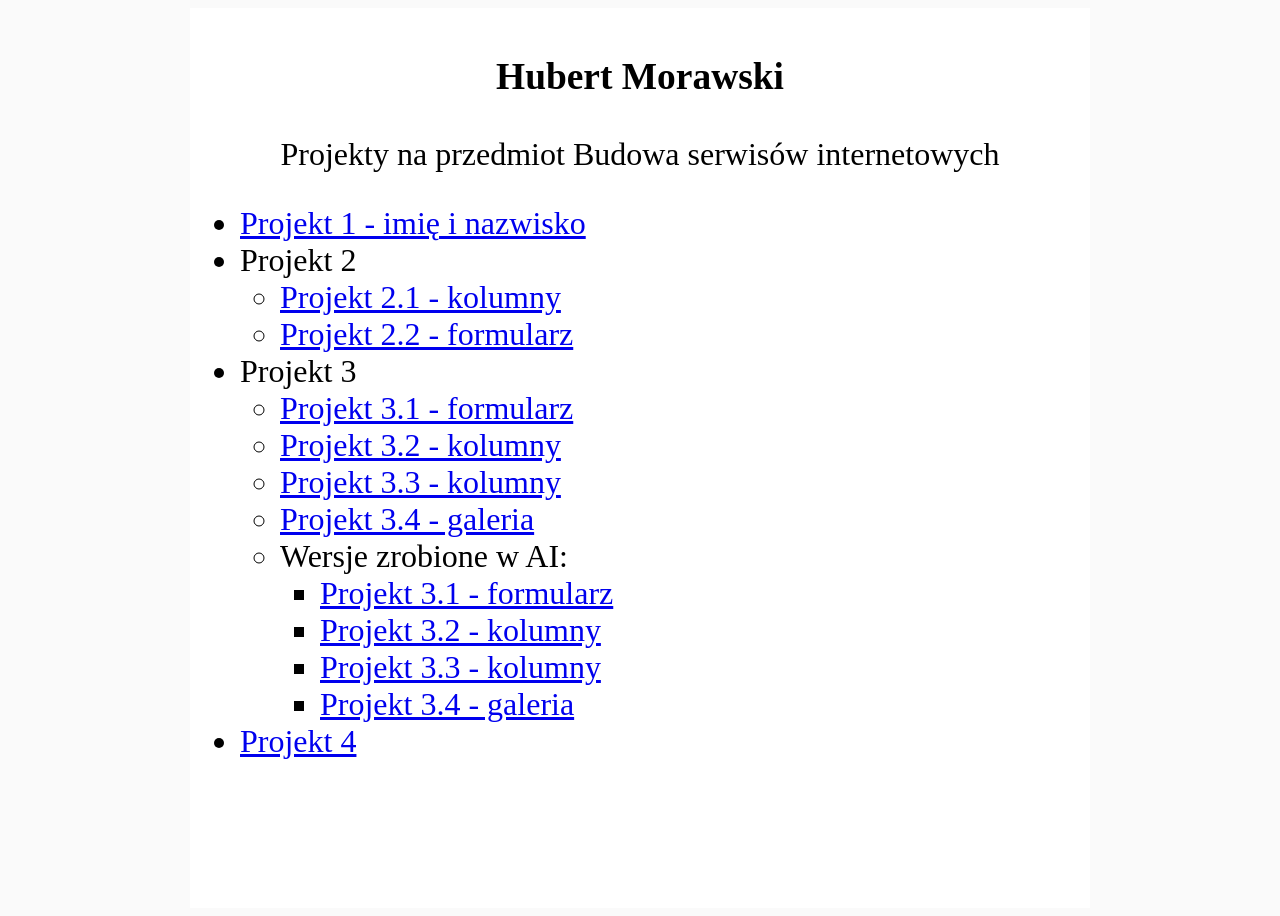
<file: docs/index.html>
<!DOCTYPE html>
<html lang="pl">
	<head>
		<meta charset="UTF-8">
		<title>Projekty BSI</title>
		<style>
			body {
				background-color: #FAFAFA
			}
			.content {
				background-color: white;
				height: 100vh;
				box-sizing: border-box;
				max-width: 100vh;
				margin: 0 auto;
				padding: 10px;
				font-size: 200%
			}
		</style>
	</head>
	<body>
	<div class="content">
		<h3 style="display: flex; justify-content: center; align-items: center;">
			Hubert Morawski
		</h3>
		<p style="display: flex; justify-content: center; align-items: center;">
			Projekty na przedmiot Budowa serwisów internetowych
		</p>
		<p>
		<ul>
			<li><a href="/projekt01">Projekt 1 - imię i nazwisko</a></li>
			<li>
				Projekt 2
				<ul>
					<li><a href="/projekt02/1">Projekt 2.1 - kolumny </a></li>
					<li><a href="/projekt02/2">Projekt 2.2 - formularz</a></li>
				</ul>
			</li>
			<li>
				Projekt 3
				<ul>
					<li><a href="/projekt03/1">Projekt 3.1 - formularz</a></li>
					<li><a href="/projekt03/2">Projekt 3.2 - kolumny</a></li>
					<li><a href="/projekt03/3">Projekt 3.3 - kolumny</a></li>
					<li><a href="/projekt03/4">Projekt 3.4 - galeria</a></li>
					<li>
						Wersje zrobione w AI:
						<ul>
							<li><a href="/projekt03ai/1">Projekt 3.1 - formularz</a></li>
							<li><a href="/projekt03ai/2">Projekt 3.2 - kolumny</a></li>
							<li><a href="/projekt03ai/3">Projekt 3.3 - kolumny</a></li>
							<li><a href="/projekt03ai/4">Projekt 3.4 - galeria</a></li>
						</ul>
					</li>
				</ul>
			</li>
			<li>
				<a href="/projekt04">Projekt 4</a>
			</li>
		</ul>
		</p>
	</div>
	</body>
</html
</file>
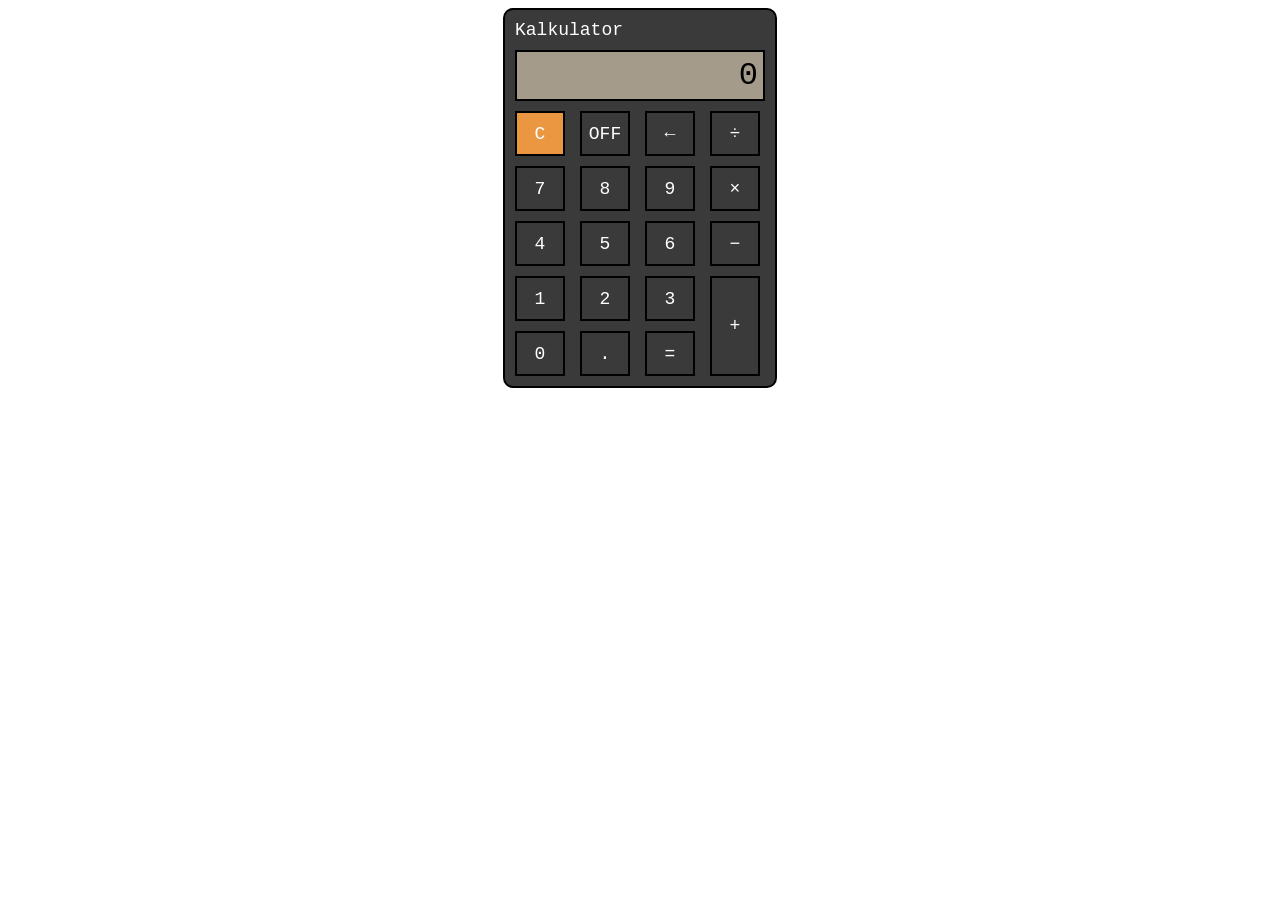
<file: docs/projekt04/index.html>
<!DOCTYPE html>
<html lang="pl">

<head>
    <meta charset="UTF-8">
    <title>Projekt 04</title>
    
    <link rel="stylesheet" href="style.css">

    <script src="script.js" defer></script>
</head>

<body>

<div class="container">
    <p id="title" style="grid-column: 1 / -1;">Kalkulator</p>
    <div id="display" class="display">0</div>
        <button id="clear">C</button>
        <button id="off">OFF</button>
        <button id="back">&leftarrow;</button>
        <button id="divide">&divide;</button>

        <button id="7" style="grid-column-start: 1;">7</button>
        <button id="8">8</button>
        <button id="9">9</button>
        <button id="multiply">&times;</button>
        
        <button id="4" style="grid-column-start: 1;">4</button>
        <button id="5">5</button>
        <button id="6">6</button>
        <button id="subtract">&minus;</button>

        <button id="1" style="grid-column-start: 1;">1</button>
        <button id="2">2</button>
        <button id="3">3</button>
        <button id="add" style="
            grid-row: 6 / 8; 
            grid-column: 4; 
            min-height: 100px;
            max-height: 100px;"
        >+</button>

        <button id="0" style="grid-column-start: 1;">0</button>
        <button id="dot">&period;</button>
        <button id="equals">&equals;</button>
        
    

</div>

</body>

</html>
</file>
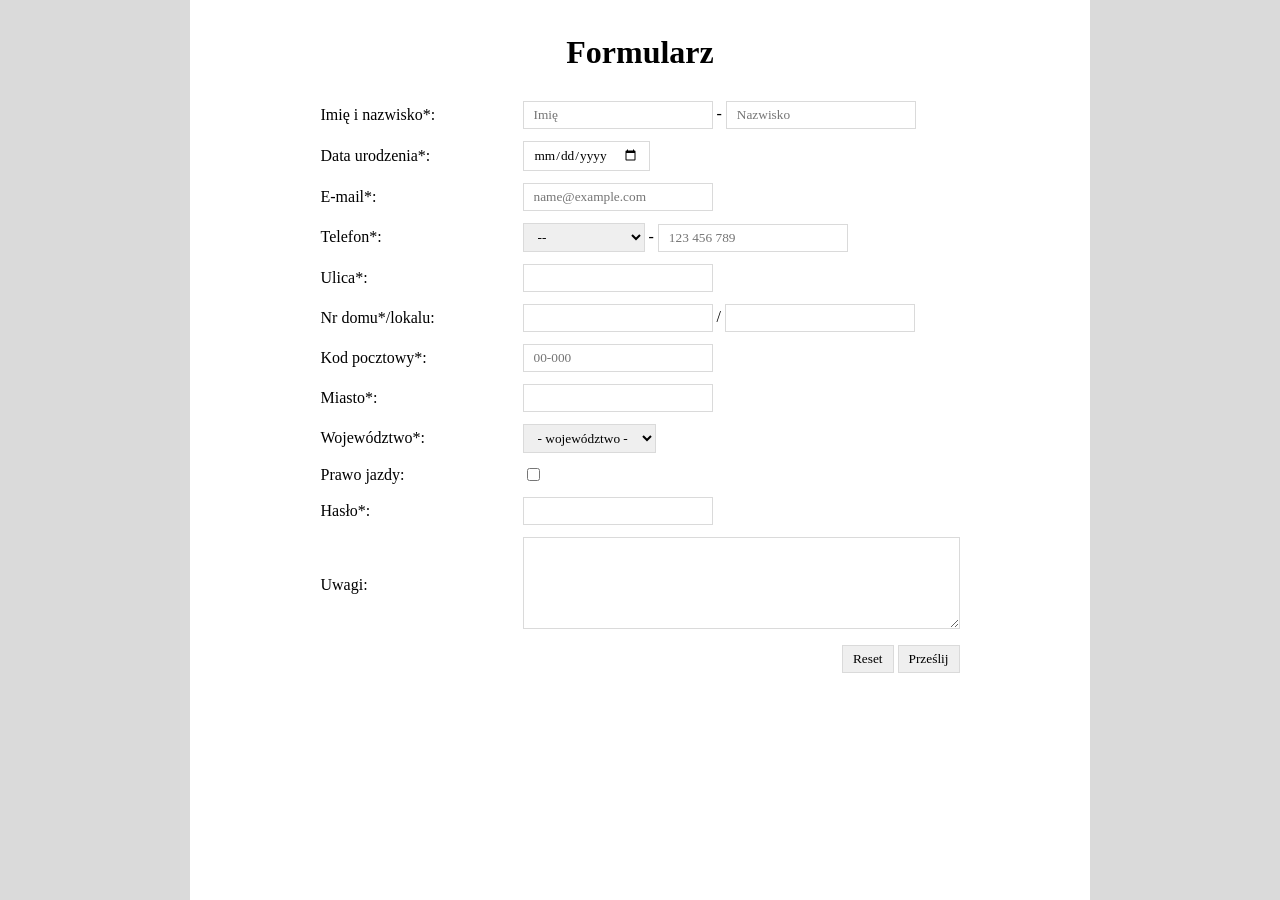
<file: docs/projekt-03/1/index.html>
<!DOCTYPE html>
<html lang="pl">

<head>
    <meta charset="UTF-8">
    <title>Projekt 03-1</title>
    <link rel="stylesheet" href="style.css">
</head>

<body>
<div class="page-wrapper"><form action="http://adresserwera"><table>
    
<colgroup>
    <col style="width: 200px;">
    <col>
</colgroup>

<thead>
    <tr>
        <th colspan="2"><h1>Formularz</h1></th>
    </tr>
</thead>

<tbody>
    <tr>
        <td><label id="imie-nazwisko">Imię i nazwisko*:</label></td>
        <td>
            <input required aria-labelledby="imie-nazwisko" type="text" id="imie" name="imie" placeholder="Imię"> -
            <input required aria-labelledby="imie-nazwisko" type="text" id="nazwisko" name="nazwisko" placeholder="Nazwisko">
        </td>
    </tr>
    <tr>
        <td><label for="data-urodzenia">Data urodzenia*:</label></td>
        <td><input required type="date" id="data-urodzenia" name="data-urodzenia"></td>
    </tr>
    <tr>
        <td><label for="email">E-mail*:</label></td>
        <td><input required type="email" id="email" name="email" placeholder="name@example.com"></td>
    </tr>
    <tr>
        <td><label for="telefon">Telefon*:</label></td>
        <td>
            <select required id="kod-tel-kraju" name="kod-tel-kraju">
                <option value="" selected disabled> -- </option>
                <option value="+48">🇵🇱 PL (+48)</option>
                <option value="+1">🇺🇸 US (+1)</option>
                <option value="+44">🇬🇧 UK (+44)</option>
                <option value="+49">🇩🇪 DE (+49)</option>
                <option value="+33">🇫🇷 FR (+33)</option>
                <option value="+380">🇺🇦 UA (+380)</option>
            </select> -
            <input required type="tel" pattern="[0-9]{3} [0-9]{3} [0-9]{3}" id="telefon" name="telefon" placeholder="123 456 789" title="Format: 123 456 789">
        </td>
    </tr>
    <tr>
        <td><label for="ulica">Ulica*:</label></td>
        <td> <input required type="text" id="ulica" name="ulica"></td>
    </tr>
    <tr>
        <td><label id="nr-domu-lokalu">Nr domu*/lokalu:</label></td>
        <td>
            <input required aria-labelledby="nr-domu-lokalu" type="number" id="nr-budynku" name="nr-budynku" min="0">
            / <input type="number" id="nr-mieszkania" name="nr-mieszkania" min="0">
        </td>
    </tr>
    <tr>
        <td><label for="kod-pocztowy">Kod pocztowy*:</label></td>
        <td><input required type="text" id="kod-pocztowy" name="kod-pocztowy" pattern="[0-9]{2}-[0-9]{3}" placeholder="00-000"></td>
    </tr>
    <tr>
        <td><label for="miasto">Miasto*:</label></td>
        <td><input required type="text" id="miasto" name="miasto"></td>
    </tr>
    <tr>
        <td><label for="wojewodztwo">Województwo*:</label></td>
        <td>
            <select required id="wojewodztwo" name="wojewodztwo">
            <option value="" selected disabled>- województwo -</option> 
            <option value="mazowieckie">mazowieckie</option>
            <option value="lodzkie">łódzkie</option>
            <option value="malopolskie">małopolskie</option>
            <option value="pomorskie">pomorskie</option>
            </select>
        </td>
    </tr>
    <tr>
        <td><label for="prawojazdy">Prawo jazdy:</label></td>
        <td><input type="checkbox" id="prawojazdy" name="prawojazdy"></td>
    </tr>
    <tr>
        <td><label for="haslo">Hasło*:</label></td>
        <td><input required type="password" id="haslo" name="haslo"></td>
    </tr>
    <tr>
        <td><label for="uwagi">Uwagi:</label></td>
        <td><textarea id="uwagi" name="uwagi" rows="5" cols="50" maxlength="1000"></textarea></td>
    </tr>
    <tr>
        <td colspan="2" style="text-align: right;">
            <input type="reset" value="Reset">
            <input type="submit" value="Prześlij">
        </td>
    </tr>
</tbody>

</table></form></div>

</body>

</html>
</file>
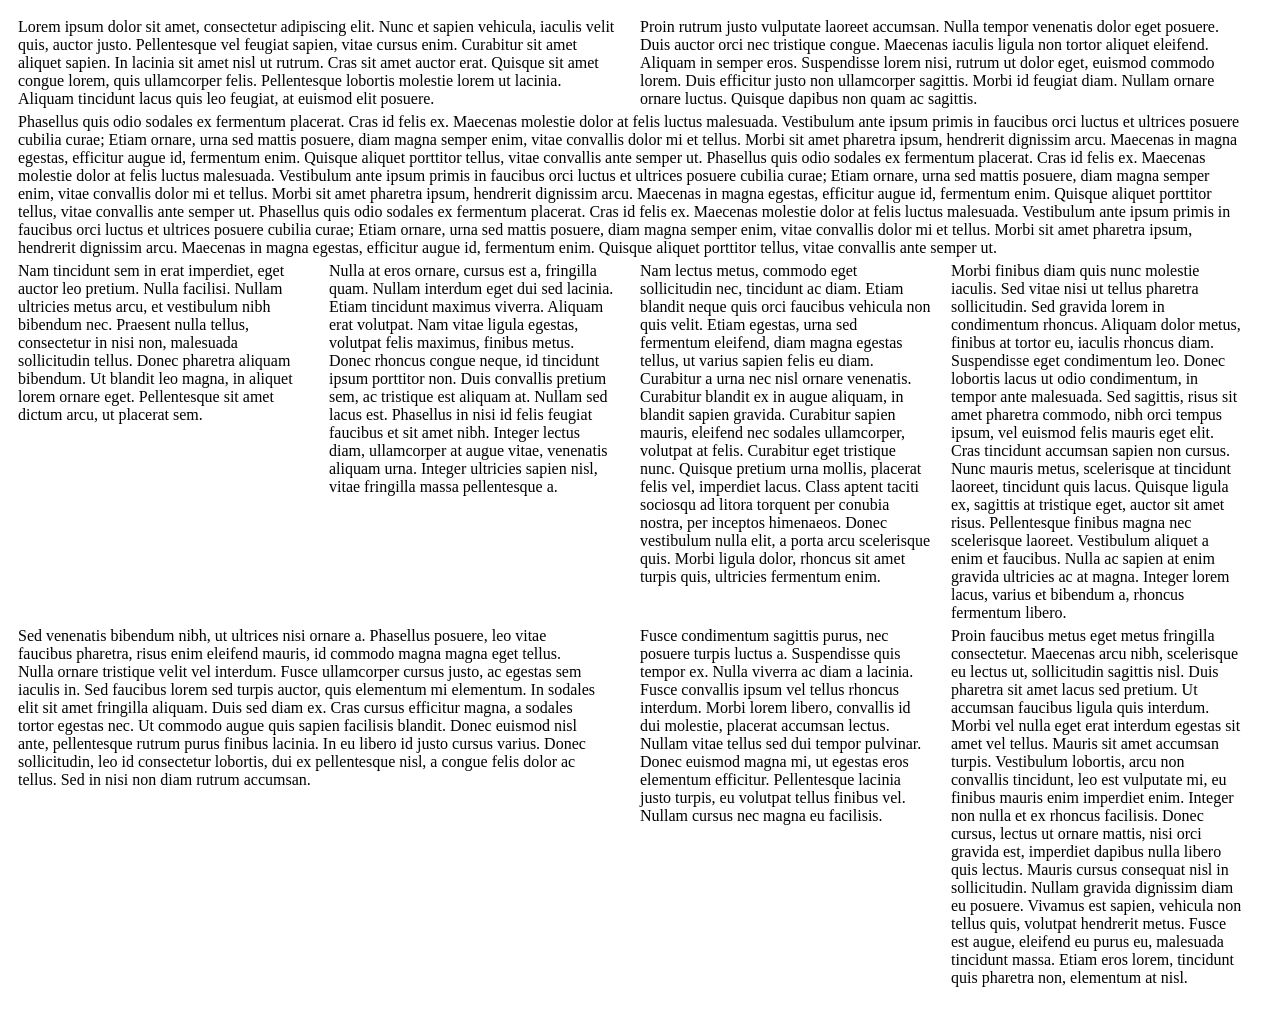
<file: docs/projekt-03/2/index.html>
<!DOCTYPE html>
<html lang="pl">

<head>
    <meta charset="UTF-8">
    <title>Projekt 03-2</title>
    <link rel="stylesheet" href="style.css">
</head>

<body>

    <div class="column container">
    <div class="container row">
        <p>
            Lorem ipsum dolor sit amet, consectetur adipiscing elit. Nunc et sapien vehicula, iaculis velit quis, auctor justo. Pellentesque vel feugiat sapien, vitae cursus enim. Curabitur sit amet aliquet sapien. In lacinia sit amet nisl ut rutrum. Cras sit amet auctor erat. Quisque sit amet congue lorem, quis ullamcorper felis. Pellentesque lobortis molestie lorem ut lacinia. Aliquam tincidunt lacus quis leo feugiat, at euismod elit posuere.    
        </p>
        <p>
            Proin rutrum justo vulputate laoreet accumsan. Nulla tempor venenatis dolor eget posuere. Duis auctor orci nec tristique congue. Maecenas iaculis ligula non tortor aliquet eleifend. Aliquam in semper eros. Suspendisse lorem nisi, rutrum ut dolor eget, euismod commodo lorem. Duis efficitur justo non ullamcorper sagittis. Morbi id feugiat diam. Nullam ornare ornare luctus. Quisque dapibus non quam ac sagittis.
        </p>
    </div>
    <div class="container row">
        <p>
            Phasellus quis odio sodales ex fermentum placerat. Cras id felis ex. Maecenas molestie dolor at felis luctus malesuada. Vestibulum ante ipsum primis in faucibus orci luctus et ultrices posuere cubilia curae; Etiam ornare, urna sed mattis posuere, diam magna semper enim, vitae convallis dolor mi et tellus. Morbi sit amet pharetra ipsum, hendrerit dignissim arcu. Maecenas in magna egestas, efficitur augue id, fermentum enim. Quisque aliquet porttitor tellus, vitae convallis ante semper ut.
            Phasellus quis odio sodales ex fermentum placerat. Cras id felis ex. Maecenas molestie dolor at felis luctus malesuada. Vestibulum ante ipsum primis in faucibus orci luctus et ultrices posuere cubilia curae; Etiam ornare, urna sed mattis posuere, diam magna semper enim, vitae convallis dolor mi et tellus. Morbi sit amet pharetra ipsum, hendrerit dignissim arcu. Maecenas in magna egestas, efficitur augue id, fermentum enim. Quisque aliquet porttitor tellus, vitae convallis ante semper ut.    
            Phasellus quis odio sodales ex fermentum placerat. Cras id felis ex. Maecenas molestie dolor at felis luctus malesuada. Vestibulum ante ipsum primis in faucibus orci luctus et ultrices posuere cubilia curae; Etiam ornare, urna sed mattis posuere, diam magna semper enim, vitae convallis dolor mi et tellus. Morbi sit amet pharetra ipsum, hendrerit dignissim arcu. Maecenas in magna egestas, efficitur augue id, fermentum enim. Quisque aliquet porttitor tellus, vitae convallis ante semper ut.    
        </p>
    </div>
    <div class="container row">
        <p>
            Nam tincidunt sem in erat imperdiet, eget auctor leo pretium. Nulla facilisi. Nullam ultricies metus arcu, et vestibulum nibh bibendum nec. Praesent nulla tellus, consectetur in nisi non, malesuada sollicitudin tellus. Donec pharetra aliquam bibendum. Ut blandit leo magna, in aliquet lorem ornare eget. Pellentesque sit amet dictum arcu, ut placerat sem.
        </p>
        <p>
            Nulla at eros ornare, cursus est a, fringilla quam. Nullam interdum eget dui sed lacinia. Etiam tincidunt maximus viverra. Aliquam erat volutpat. Nam vitae ligula egestas, volutpat felis maximus, finibus metus. Donec rhoncus congue neque, id tincidunt ipsum porttitor non. Duis convallis pretium sem, ac tristique est aliquam at. Nullam sed lacus est. Phasellus in nisi id felis feugiat faucibus et sit amet nibh. Integer lectus diam, ullamcorper at augue vitae, venenatis aliquam urna. Integer ultricies sapien nisl, vitae fringilla massa pellentesque a.
        </p>
        <p>
            Nam lectus metus, commodo eget sollicitudin nec, tincidunt ac diam. Etiam blandit neque quis orci faucibus vehicula non quis velit. Etiam egestas, urna sed fermentum eleifend, diam magna egestas tellus, ut varius sapien felis eu diam. Curabitur a urna nec nisl ornare venenatis. Curabitur blandit ex in augue aliquam, in blandit sapien gravida. Curabitur sapien mauris, eleifend nec sodales ullamcorper, volutpat at felis. Curabitur eget tristique nunc. Quisque pretium urna mollis, placerat felis vel, imperdiet lacus. Class aptent taciti sociosqu ad litora torquent per conubia nostra, per inceptos himenaeos. Donec vestibulum nulla elit, a porta arcu scelerisque quis. Morbi ligula dolor, rhoncus sit amet turpis quis, ultricies fermentum enim.
        </p>
        <p>
            Morbi finibus diam quis nunc molestie iaculis. Sed vitae nisi ut tellus pharetra sollicitudin. Sed gravida lorem in condimentum rhoncus. Aliquam dolor metus, finibus at tortor eu, iaculis rhoncus diam. Suspendisse eget condimentum leo. Donec lobortis lacus ut odio condimentum, in tempor ante malesuada. Sed sagittis, risus sit amet pharetra commodo, nibh orci tempus ipsum, vel euismod felis mauris eget elit. Cras tincidunt accumsan sapien non cursus. Nunc mauris metus, scelerisque at tincidunt laoreet, tincidunt quis lacus. Quisque ligula ex, sagittis at tristique eget, auctor sit amet risus. Pellentesque finibus magna nec scelerisque laoreet. Vestibulum aliquet a enim et faucibus. Nulla ac sapien at enim gravida ultricies ac at magna. Integer lorem lacus, varius et bibendum a, rhoncus fermentum libero.
        </p>
    </div>
    <div class="container row">
        <p style="flex-grow: 2; padding-right: 40px;">
            Sed venenatis bibendum nibh, ut ultrices nisi ornare a. Phasellus posuere, leo vitae faucibus pharetra, risus enim eleifend mauris, id commodo magna magna eget tellus. Nulla ornare tristique velit vel interdum. Fusce ullamcorper cursus justo, ac egestas sem iaculis in. Sed faucibus lorem sed turpis auctor, quis elementum mi elementum. In sodales elit sit amet fringilla aliquam. Duis sed diam ex. Cras cursus efficitur magna, a sodales tortor egestas nec. Ut commodo augue quis sapien facilisis blandit. Donec euismod nisl ante, pellentesque rutrum purus finibus lacinia. In eu libero id justo cursus varius. Donec sollicitudin, leo id consectetur lobortis, dui ex pellentesque nisl, a congue felis dolor ac tellus. Sed in nisi non diam rutrum accumsan.
        </p>
        <p>
            Fusce condimentum sagittis purus, nec posuere turpis luctus a. Suspendisse quis tempor ex. Nulla viverra ac diam a lacinia. Fusce convallis ipsum vel tellus rhoncus interdum. Morbi lorem libero, convallis id dui molestie, placerat accumsan lectus. Nullam vitae tellus sed dui tempor pulvinar. Donec euismod magna mi, ut egestas eros elementum efficitur. Pellentesque lacinia justo turpis, eu volutpat tellus finibus vel. Nullam cursus nec magna eu facilisis.
        </p>
        <p>
            Proin faucibus metus eget metus fringilla consectetur. Maecenas arcu nibh, scelerisque eu lectus ut, sollicitudin sagittis nisl. Duis pharetra sit amet lacus sed pretium. Ut accumsan faucibus ligula quis interdum. Morbi vel nulla eget erat interdum egestas sit amet vel tellus. Mauris sit amet accumsan turpis. Vestibulum lobortis, arcu non convallis tincidunt, leo est vulputate mi, eu finibus mauris enim imperdiet enim. Integer non nulla et ex rhoncus facilisis. Donec cursus, lectus ut ornare mattis, nisi orci gravida est, imperdiet dapibus nulla libero quis lectus. Mauris cursus consequat nisl in sollicitudin. Nullam gravida dignissim diam eu posuere. Vivamus est sapien, vehicula non tellus quis, volutpat hendrerit metus. Fusce est augue, eleifend eu purus eu, malesuada tincidunt massa. Etiam eros lorem, tincidunt quis pharetra non, elementum at nisl.
        </p>
    </div>
</div>

</body>

</html>
</file>
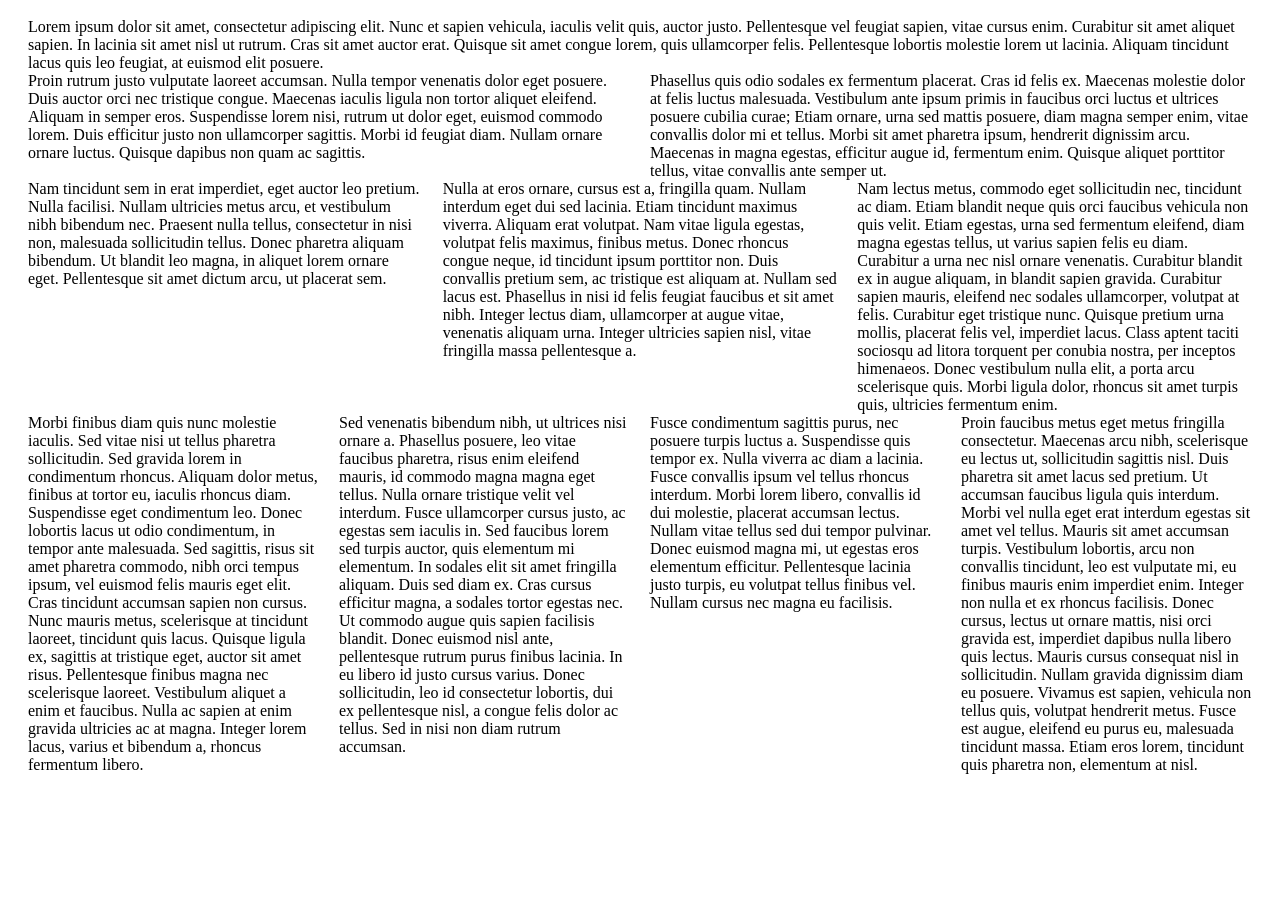
<file: docs/projekt-03/3/index.html>
<!DOCTYPE html>
<html lang="pl">

<head>
    <meta charset="UTF-8">
    <title>Projekt 03-3</title>
    <link rel="stylesheet" href="style.css">
</head>

<body>
    
<div class="column container">
    <div class="container row">
        <p>
            Lorem ipsum dolor sit amet, consectetur adipiscing elit. Nunc et sapien vehicula, iaculis velit quis, auctor justo. Pellentesque vel feugiat sapien, vitae cursus enim. Curabitur sit amet aliquet sapien. In lacinia sit amet nisl ut rutrum. Cras sit amet auctor erat. Quisque sit amet congue lorem, quis ullamcorper felis. Pellentesque lobortis molestie lorem ut lacinia. Aliquam tincidunt lacus quis leo feugiat, at euismod elit posuere.    
        </p>
    </div>
    <div class="container row">
        <p>
            Proin rutrum justo vulputate laoreet accumsan. Nulla tempor venenatis dolor eget posuere. Duis auctor orci nec tristique congue. Maecenas iaculis ligula non tortor aliquet eleifend. Aliquam in semper eros. Suspendisse lorem nisi, rutrum ut dolor eget, euismod commodo lorem. Duis efficitur justo non ullamcorper sagittis. Morbi id feugiat diam. Nullam ornare ornare luctus. Quisque dapibus non quam ac sagittis.
        </p>
        <p>
            Phasellus quis odio sodales ex fermentum placerat. Cras id felis ex. Maecenas molestie dolor at felis luctus malesuada. Vestibulum ante ipsum primis in faucibus orci luctus et ultrices posuere cubilia curae; Etiam ornare, urna sed mattis posuere, diam magna semper enim, vitae convallis dolor mi et tellus. Morbi sit amet pharetra ipsum, hendrerit dignissim arcu. Maecenas in magna egestas, efficitur augue id, fermentum enim. Quisque aliquet porttitor tellus, vitae convallis ante semper ut.    
        </p>
    </div>
    <div class="container row">
        <p>
            Nam tincidunt sem in erat imperdiet, eget auctor leo pretium. Nulla facilisi. Nullam ultricies metus arcu, et vestibulum nibh bibendum nec. Praesent nulla tellus, consectetur in nisi non, malesuada sollicitudin tellus. Donec pharetra aliquam bibendum. Ut blandit leo magna, in aliquet lorem ornare eget. Pellentesque sit amet dictum arcu, ut placerat sem.
        </p>
        <p>
            Nulla at eros ornare, cursus est a, fringilla quam. Nullam interdum eget dui sed lacinia. Etiam tincidunt maximus viverra. Aliquam erat volutpat. Nam vitae ligula egestas, volutpat felis maximus, finibus metus. Donec rhoncus congue neque, id tincidunt ipsum porttitor non. Duis convallis pretium sem, ac tristique est aliquam at. Nullam sed lacus est. Phasellus in nisi id felis feugiat faucibus et sit amet nibh. Integer lectus diam, ullamcorper at augue vitae, venenatis aliquam urna. Integer ultricies sapien nisl, vitae fringilla massa pellentesque a.
        </p>
        <p>
            Nam lectus metus, commodo eget sollicitudin nec, tincidunt ac diam. Etiam blandit neque quis orci faucibus vehicula non quis velit. Etiam egestas, urna sed fermentum eleifend, diam magna egestas tellus, ut varius sapien felis eu diam. Curabitur a urna nec nisl ornare venenatis. Curabitur blandit ex in augue aliquam, in blandit sapien gravida. Curabitur sapien mauris, eleifend nec sodales ullamcorper, volutpat at felis. Curabitur eget tristique nunc. Quisque pretium urna mollis, placerat felis vel, imperdiet lacus. Class aptent taciti sociosqu ad litora torquent per conubia nostra, per inceptos himenaeos. Donec vestibulum nulla elit, a porta arcu scelerisque quis. Morbi ligula dolor, rhoncus sit amet turpis quis, ultricies fermentum enim.
        </p>
    </div>
    <div class="container row">
        <p>
            Morbi finibus diam quis nunc molestie iaculis. Sed vitae nisi ut tellus pharetra sollicitudin. Sed gravida lorem in condimentum rhoncus. Aliquam dolor metus, finibus at tortor eu, iaculis rhoncus diam. Suspendisse eget condimentum leo. Donec lobortis lacus ut odio condimentum, in tempor ante malesuada. Sed sagittis, risus sit amet pharetra commodo, nibh orci tempus ipsum, vel euismod felis mauris eget elit. Cras tincidunt accumsan sapien non cursus. Nunc mauris metus, scelerisque at tincidunt laoreet, tincidunt quis lacus. Quisque ligula ex, sagittis at tristique eget, auctor sit amet risus. Pellentesque finibus magna nec scelerisque laoreet. Vestibulum aliquet a enim et faucibus. Nulla ac sapien at enim gravida ultricies ac at magna. Integer lorem lacus, varius et bibendum a, rhoncus fermentum libero.
        </p>
        <p>
            Sed venenatis bibendum nibh, ut ultrices nisi ornare a. Phasellus posuere, leo vitae faucibus pharetra, risus enim eleifend mauris, id commodo magna magna eget tellus. Nulla ornare tristique velit vel interdum. Fusce ullamcorper cursus justo, ac egestas sem iaculis in. Sed faucibus lorem sed turpis auctor, quis elementum mi elementum. In sodales elit sit amet fringilla aliquam. Duis sed diam ex. Cras cursus efficitur magna, a sodales tortor egestas nec. Ut commodo augue quis sapien facilisis blandit. Donec euismod nisl ante, pellentesque rutrum purus finibus lacinia. In eu libero id justo cursus varius. Donec sollicitudin, leo id consectetur lobortis, dui ex pellentesque nisl, a congue felis dolor ac tellus. Sed in nisi non diam rutrum accumsan.
        </p>
        <p>
            Fusce condimentum sagittis purus, nec posuere turpis luctus a. Suspendisse quis tempor ex. Nulla viverra ac diam a lacinia. Fusce convallis ipsum vel tellus rhoncus interdum. Morbi lorem libero, convallis id dui molestie, placerat accumsan lectus. Nullam vitae tellus sed dui tempor pulvinar. Donec euismod magna mi, ut egestas eros elementum efficitur. Pellentesque lacinia justo turpis, eu volutpat tellus finibus vel. Nullam cursus nec magna eu facilisis.
        </p>
        <p>
            Proin faucibus metus eget metus fringilla consectetur. Maecenas arcu nibh, scelerisque eu lectus ut, sollicitudin sagittis nisl. Duis pharetra sit amet lacus sed pretium. Ut accumsan faucibus ligula quis interdum. Morbi vel nulla eget erat interdum egestas sit amet vel tellus. Mauris sit amet accumsan turpis. Vestibulum lobortis, arcu non convallis tincidunt, leo est vulputate mi, eu finibus mauris enim imperdiet enim. Integer non nulla et ex rhoncus facilisis. Donec cursus, lectus ut ornare mattis, nisi orci gravida est, imperdiet dapibus nulla libero quis lectus. Mauris cursus consequat nisl in sollicitudin. Nullam gravida dignissim diam eu posuere. Vivamus est sapien, vehicula non tellus quis, volutpat hendrerit metus. Fusce est augue, eleifend eu purus eu, malesuada tincidunt massa. Etiam eros lorem, tincidunt quis pharetra non, elementum at nisl.
        </p>
    </div>
</div>

</body>

</html>
</file>
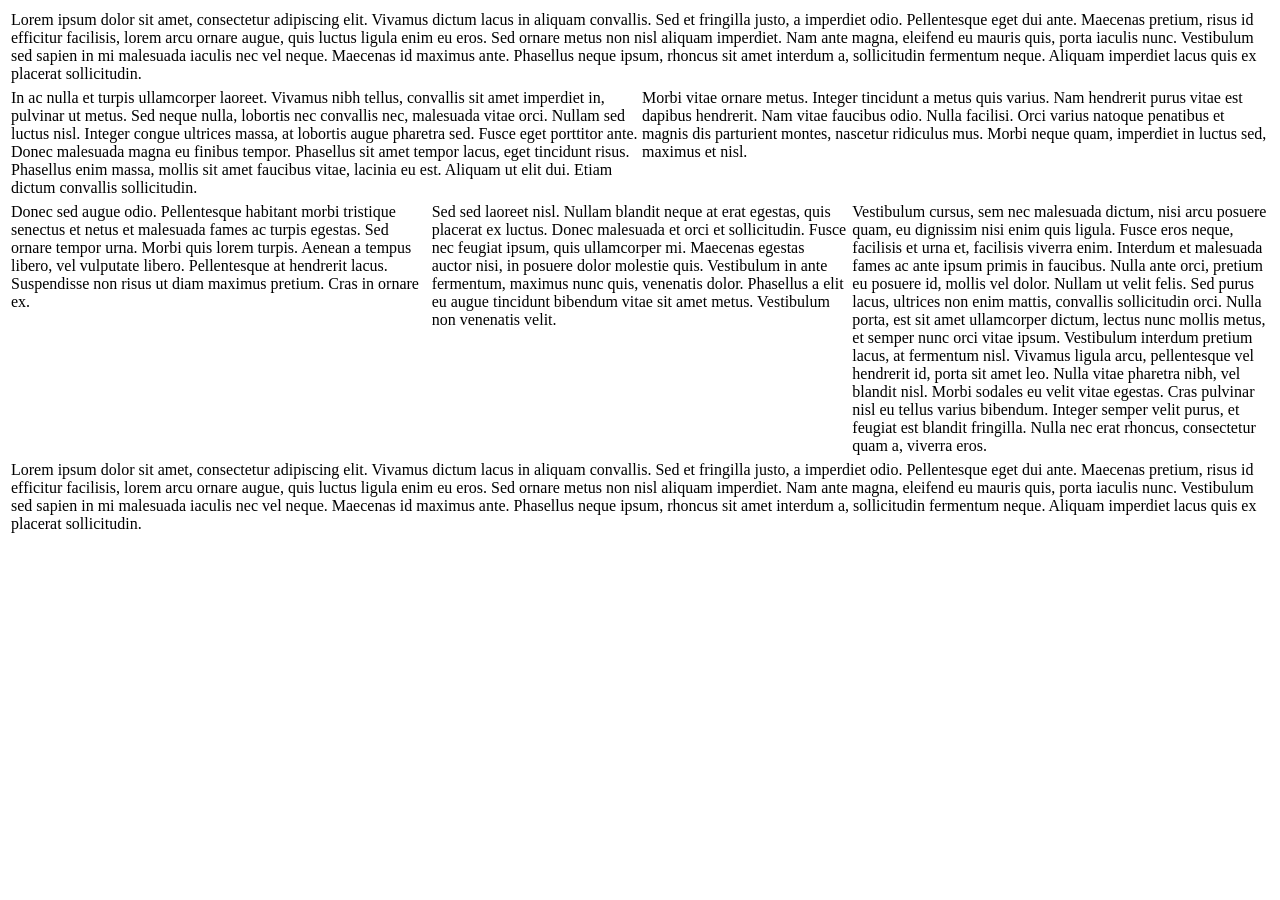
<file: docs/projekt02/1/index.html>
<!DOCTYPE html>
<html lang="pl">
	<head>
		<meta charset="UTF-8">
		<title>Projekt 02-1</title>
		<style>
			body {
				font-size: 100%
			}
            td {
                vertical-align: top
            }
            table {
                width:100%; 
                table-layout: fixed;
            }

		</style>
	</head>
	<body>
		<table>
			<tr>
				<td>
					Lorem ipsum dolor sit amet, consectetur adipiscing elit. Vivamus dictum lacus in aliquam convallis. Sed et fringilla justo, a imperdiet odio. Pellentesque eget dui ante. Maecenas pretium, risus id efficitur facilisis, lorem arcu ornare augue, quis luctus ligula enim eu eros. Sed ornare metus non nisl aliquam imperdiet. Nam ante magna, eleifend eu mauris quis, porta iaculis nunc. Vestibulum sed sapien in mi malesuada iaculis nec vel neque. Maecenas id maximus ante. Phasellus neque ipsum, rhoncus sit amet interdum a, sollicitudin fermentum neque. Aliquam imperdiet lacus quis ex placerat sollicitudin.
				</td>
			</tr>
		</table>
		<table>
			<tr>
				<td>
					In ac nulla et turpis ullamcorper laoreet. Vivamus nibh tellus, convallis sit amet imperdiet in, pulvinar ut metus. Sed neque nulla, lobortis nec convallis nec, malesuada vitae orci. Nullam sed luctus nisl. Integer congue ultrices massa, at lobortis augue pharetra sed. Fusce eget porttitor ante. Donec malesuada magna eu finibus tempor. Phasellus sit amet tempor lacus, eget tincidunt risus. Phasellus enim massa, mollis sit amet faucibus vitae, lacinia eu est. Aliquam ut elit dui. Etiam dictum convallis sollicitudin.
				</td>
				<td>
					Morbi vitae ornare metus. Integer tincidunt a metus quis varius. Nam hendrerit purus vitae est dapibus hendrerit. Nam vitae faucibus odio. Nulla facilisi. Orci varius natoque penatibus et magnis dis parturient montes, nascetur ridiculus mus. Morbi neque quam, imperdiet in luctus sed, maximus et nisl.
				</td>
			</tr>
		</table>
		<table>
			<tr>
				<td>
					Donec sed augue odio. Pellentesque habitant morbi tristique senectus et netus et malesuada fames ac turpis egestas. Sed ornare tempor urna. Morbi quis lorem turpis. Aenean a tempus libero, vel vulputate libero. Pellentesque at hendrerit lacus. Suspendisse non risus ut diam maximus pretium. Cras in ornare ex.
				</td>
				<td>
					Sed sed laoreet nisl. Nullam blandit neque at erat egestas, quis placerat ex luctus. Donec malesuada et orci et sollicitudin. Fusce nec feugiat ipsum, quis ullamcorper mi. Maecenas egestas auctor nisi, in posuere dolor molestie quis. Vestibulum in ante fermentum, maximus nunc quis, venenatis dolor. Phasellus a elit eu augue tincidunt bibendum vitae sit amet metus. Vestibulum non venenatis velit.
				</td>
				<td>
					Vestibulum cursus, sem nec malesuada dictum, nisi arcu posuere quam, eu dignissim nisi enim quis ligula. Fusce eros neque, facilisis et urna et, facilisis viverra enim. Interdum et malesuada fames ac ante ipsum primis in faucibus. Nulla ante orci, pretium eu posuere id, mollis vel dolor. Nullam ut velit felis. Sed purus lacus, ultrices non enim mattis, convallis sollicitudin orci. Nulla porta, est sit amet ullamcorper dictum, lectus nunc mollis metus, et semper nunc orci vitae ipsum. Vestibulum interdum pretium lacus, at fermentum nisl. Vivamus ligula arcu, pellentesque vel hendrerit id, porta sit amet leo. Nulla vitae pharetra nibh, vel blandit nisl. Morbi sodales eu velit vitae egestas. Cras pulvinar nisl eu tellus varius bibendum. Integer semper velit purus, et feugiat est blandit fringilla. Nulla nec erat rhoncus, consectetur quam a, viverra eros.
				</td>
            </tr>
		</table>
		<table>
            <tr>
                <td>
					Lorem ipsum dolor sit amet, consectetur adipiscing elit. Vivamus dictum lacus in aliquam convallis. Sed et fringilla justo, a imperdiet odio. Pellentesque eget dui ante. Maecenas pretium, risus id efficitur facilisis, lorem arcu ornare augue, quis luctus ligula enim eu eros. Sed ornare metus non nisl aliquam imperdiet. Nam ante magna, eleifend eu mauris quis, porta iaculis nunc. Vestibulum sed sapien in mi malesuada iaculis nec vel neque. Maecenas id maximus ante. Phasellus neque ipsum, rhoncus sit amet interdum a, sollicitudin fermentum neque. Aliquam imperdiet lacus quis ex placerat sollicitudin.
				</td>   
			</tr>
			
		</table>
	</body>
</html>
</file>
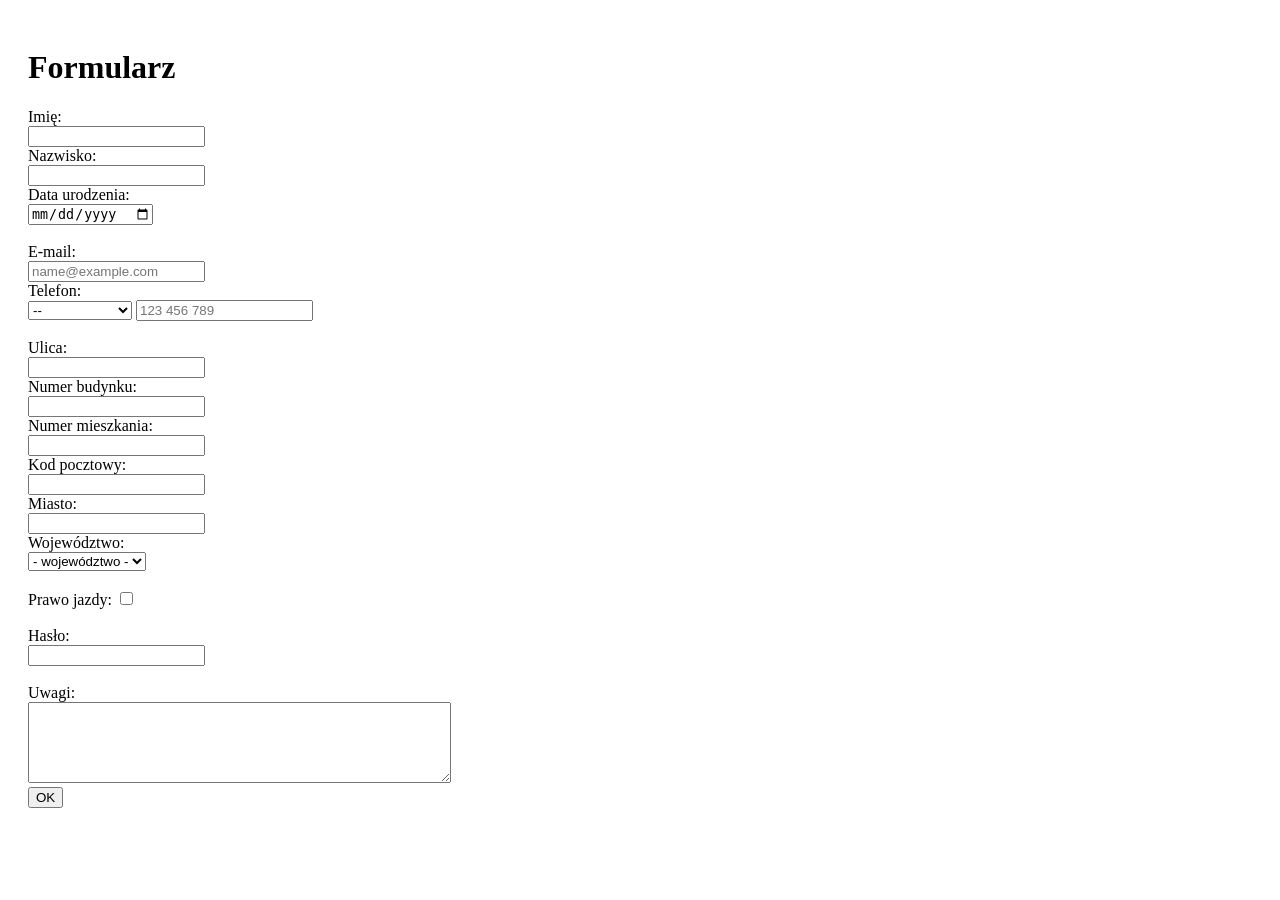
<file: docs/projekt02/2/index.html>
<!DOCTYPE html>
<html lang="pl">
	<head>
		<meta charset="UTF-8">
		<title>Projekt 02-2</title>
        <style>
            body {
                padding: 20px;
            }
        </style>
	</head>
	<body>
        <form action="http://adresserwera">
            <h1>Formularz</h1>
            <label for="imie">Imię:</label><br>
            <input required type="text" id="imie" name="imie"><br>

            <label for="nazwisko">Nazwisko:</label><br>
            <input required type="text" id="nazwisko" name="nazwisko"><br>

            <label for="data-urodzenia">Data urodzenia:</label><br>
            <input required type="date" id="data-urodzenia" name="data-urodzenia"><br>

            <br>
            
            <label for="email">E-mail:</label><br>
            <input required type="email" id="email" name="email" placeholder="name@example.com"><br>

            <label for="telefon">Telefon:</label><br>
            <select required id="kod-tel-kraju" name="kod-tel-kraju">
				<option value="" selected disabled> -- </option>
                <option value="+48">🇵🇱 PL (+48)</option>
                <option value="+1">🇺🇸 US (+1)</option>
                <option value="+44">🇬🇧 UK (+44)</option>
                <option value="+49">🇩🇪 DE (+49)</option>
                <option value="+33">🇫🇷 FR (+33)</option>
                <option value="+380">🇺🇦 UA (+380)</option>
            </select>
            <input required type="tel" pattern="[0-9]{3} [0-9]{3} [0-9]{3}" id="telefon" name="telefon" placeholder="123 456 789" title="Format: 123 456 789"><br>
            
            <br>

            <label for="ulica">Ulica:</label><br>
            <input required type="text" id="ulica" name="ulica"><br>
            
            <label for="nr-budynku">Numer budynku:</label><br>
            <input required type="number" id="nr-budynku" name="nr-budynku" min="0"><br>

            <label for="nr-mieszkania">Numer mieszkania:</label><br>
            <input type="number" id="nr-mieszkania" name="nr-mieszkania" min="0"><br>

            <label for="kod-pocztowy">Kod pocztowy:</label><br>
            <input required type="text" id="kod-pocztowy" name="kod-pocztowy" pattern="[0-9]{2}-[0-9]{3}"><br>

            <label for="miasto">Miasto:</label><br>
            <input required type="text" id="miasto" name="miasto"><br>

            <label for="wojewodztwo">Województwo:</label><br>
            <select required id="wojewodztwo" name="wojewodztwo">
                <option value="" selected disabled>- województwo -</option> 
                <option value="mazowieckie">mazowieckie</option>
                <option value="lodzkie">łódzkie</option>
                <option value="malopolskie">małopolskie</option>
                <option value="pomorskie">pomorskie</option>
            </select><br>

            <br>

            <label for="prawojazdy">Prawo jazdy:</label>
            <input type="checkbox" id="prawojazdy" name="prawojazdy"><br>

            <br>

            <label for="haslo">Hasło:</label><br>
            <input required type="password" id="haslo" name="haslo"><br>

            <br>

            <label for="uwagi">Uwagi:</label><br>
            <textarea id="uwagi" name="uwagi" rows="5" cols="50" maxlength="1000"></textarea><br>

            <input type="submit" value="OK">
        </form>
	</body>
</html>
</file>
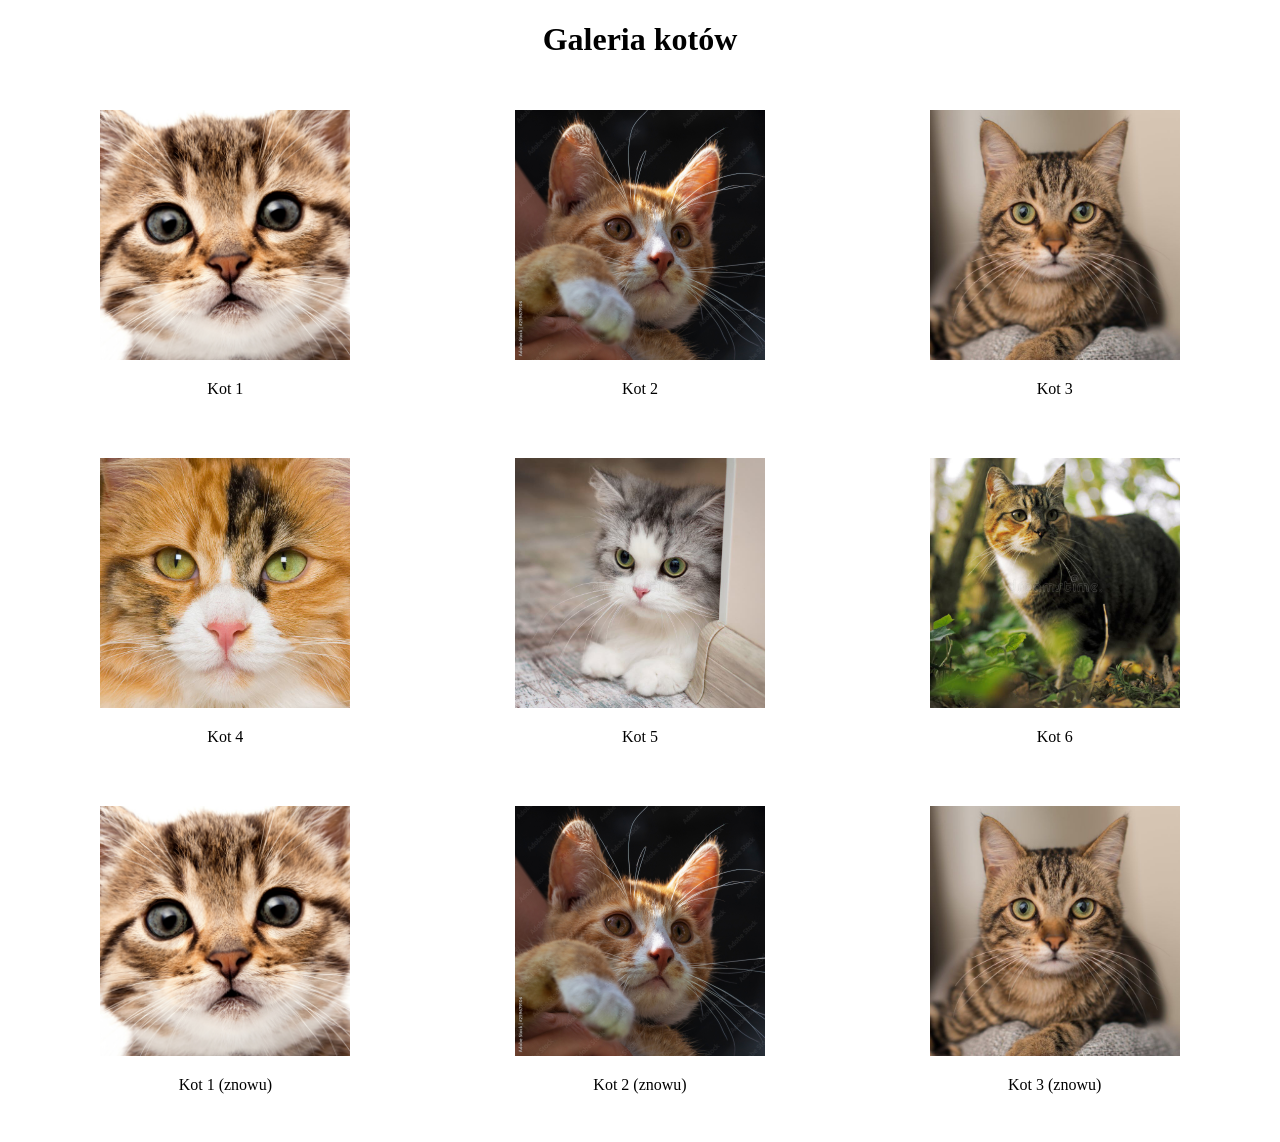
<file: docs/projekt03/4/index.html>
<!DOCTYPE html>
<html lang="pl">

<head>
    <meta charset="UTF-8">
    <title>Projekt 03-4</title>
    <link rel="stylesheet" href="style.css">
</head>

<body>
    <h1 style="text-align: center">Galeria kotów</h1>
    <div class="column container">
        <div class="container row">
            <div class="element column container">
                <img src="assets/cat1.png" alt="cat1" width="250">
                <p>Kot 1</p>
            </div>
            <div class="element column container">
                <img src="assets/cat2.jpg" alt="cat1" width="250">
                <p>Kot 2</p>
            </div>
            <div class="element column container">
                <img src="assets/cat3.jpg" alt="cat1" width="250">
                <p>Kot 3</p>
            </div>
        </div>
        <div class="container row">
            <div class="element column container">
                <img src="assets/cat4.jpg" alt="cat1" width="250">
                <p>Kot 4</p>
            </div>
            <div class="element column container">
                <img src="assets/cat5.jpg" alt="cat1" width="250">
                <p>Kot 5</p>
            </div>
            <div class="element column container">
                <img src="assets/cat6.jpg" alt="cat1" width="250">
                <p>Kot 6</p>
            </div>
        </div>
        <div class="container row">
            <div class="element column container">
                <img src="assets/cat1.png" alt="cat1" width="250">
                <p>Kot 1 (znowu)</p>
            </div>
            <div class="element column container">
                <img src="assets/cat2.jpg" alt="cat1" width="250">
                <p>Kot 2 (znowu)</p>
            </div>
            <div class="element column container">
                <img src="assets/cat3.jpg" alt="cat1" width="250">
                <p>Kot 3 (znowu)</p>
            </div>
        </div>
    </div>

</body>
  
</html>
</file>
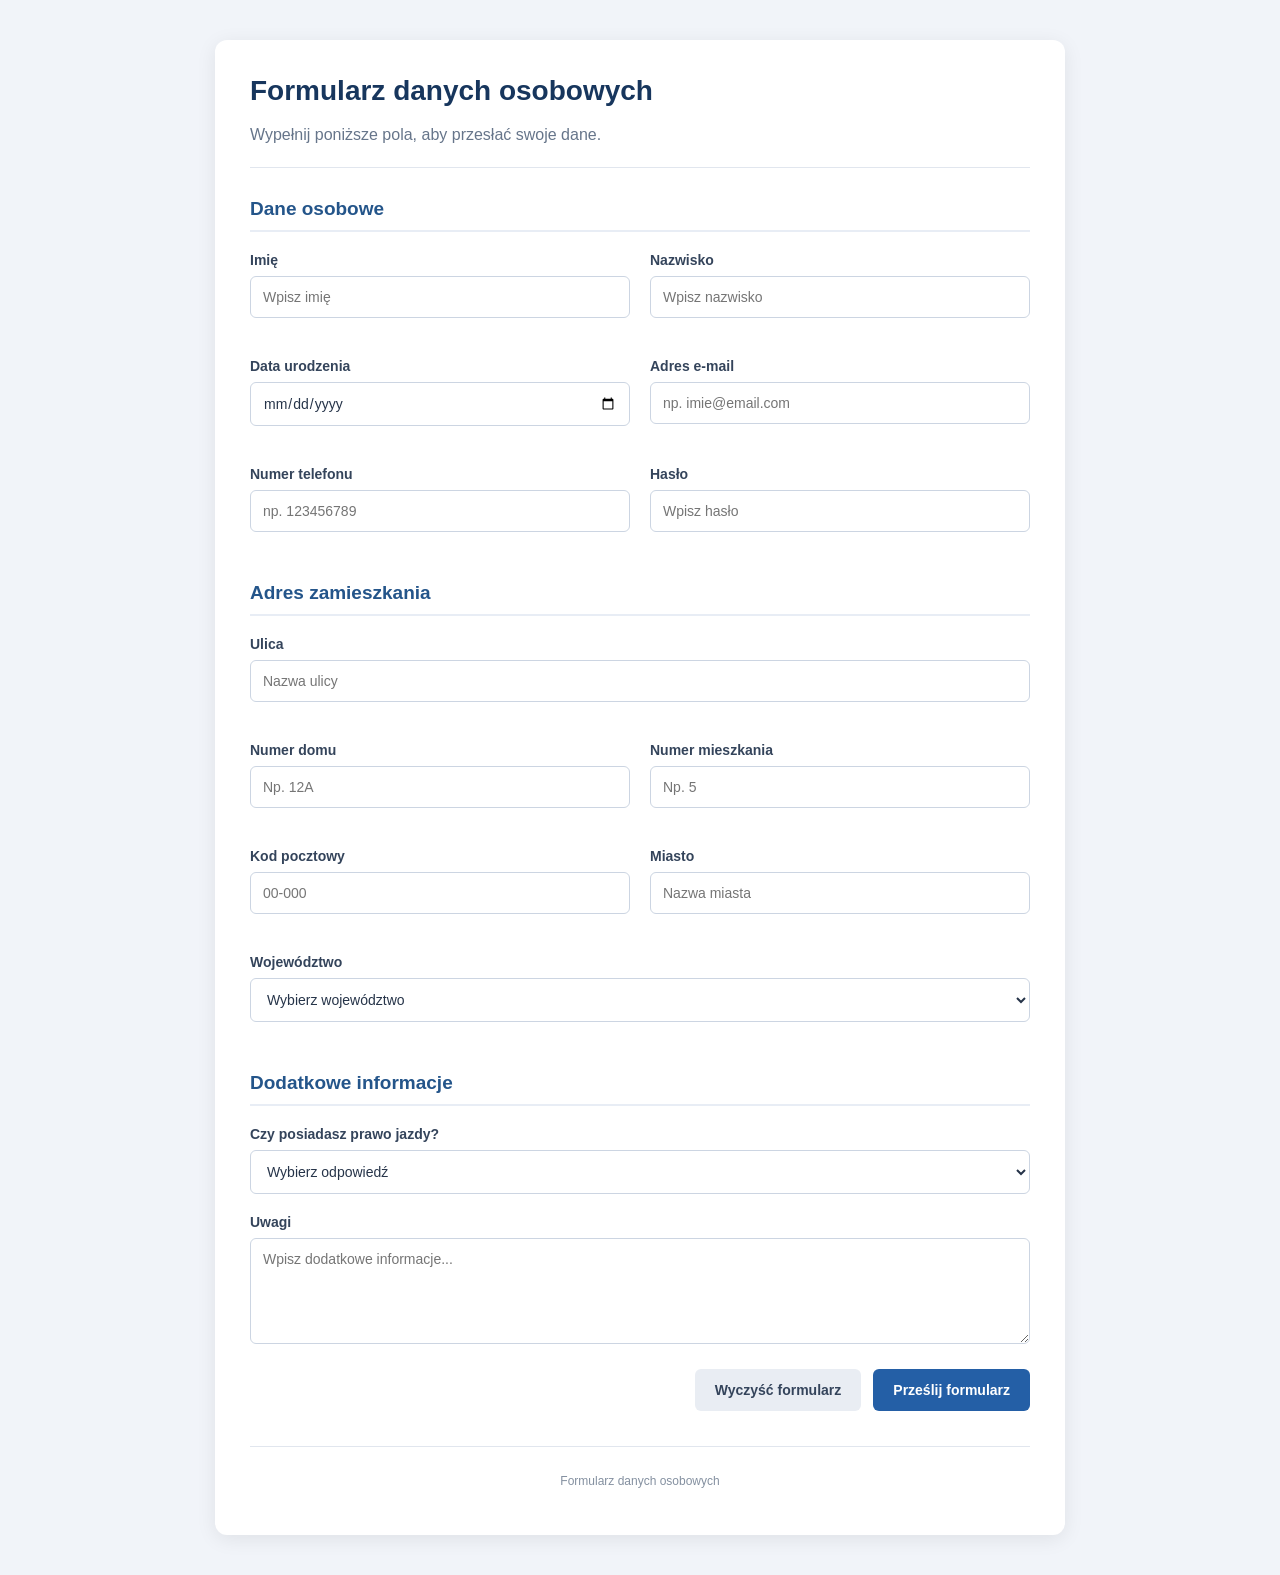
<file: docs/projekt03ai/1/index.html>
<!DOCTYPE html>
<html lang="pl">
<head>
    <meta charset="UTF-8">
    <meta name="viewport" content="width=device-width, initial-scale=1.0">
    <title>Formularz danych osobowych</title>
    <link rel="stylesheet" href="style.css">
</head>
<body>

    <main class="container">
        <header>
            <h1>Formularz danych osobowych</h1>
            <p>Wypełnij poniższe pola, aby przesłać swoje dane.</p>
        </header>

        <form action="#" method="post">

            <h2>Dane osobowe</h2>

            <div class="form-grid">
                <div class="form-group">
                    <label for="imie">Imię</label>
                    <input type="text" id="imie" name="imie"
                           placeholder="Wpisz imię" required>
                </div>

                <div class="form-group">
                    <label for="nazwisko">Nazwisko</label>
                    <input type="text" id="nazwisko" name="nazwisko"
                           placeholder="Wpisz nazwisko" required>
                </div>

                <div class="form-group">
                    <label for="data">Data urodzenia</label>
                    <input type="date" id="data" name="data" required>
                </div>

                <div class="form-group">
                    <label for="email">Adres e-mail</label>
                    <input type="email" id="email" name="email"
                           placeholder="np. imie@email.com" required>
                </div>

                <div class="form-group">
                    <label for="telefon">Numer telefonu</label>
                    <input type="tel" id="telefon" name="telefon"
                           placeholder="np. 123456789">
                </div>

                <div class="form-group">
                    <label for="haslo">Hasło</label>
                    <input type="password" id="haslo" name="haslo"
                           placeholder="Wpisz hasło" required>
                </div>
            </div>

            <h2>Adres zamieszkania</h2>

            <div class="form-grid">
                <div class="form-group full-width">
                    <label for="ulica">Ulica</label>
                    <input type="text" id="ulica" name="ulica"
                           placeholder="Nazwa ulicy">
                </div>

                <div class="form-group">
                    <label for="dom">Numer domu</label>
                    <input type="text" id="dom" name="dom"
                           placeholder="Np. 12A">
                </div>

                <div class="form-group">
                    <label for="mieszkanie">Numer mieszkania</label>
                    <input type="text" id="mieszkanie" name="mieszkanie"
                           placeholder="Np. 5">
                </div>

                <div class="form-group">
                    <label for="kod">Kod pocztowy</label>
                    <input type="text" id="kod" name="kod"
                           placeholder="00-000"
                           pattern="[0-9]{2}-[0-9]{3}">
                </div>

                <div class="form-group">
                    <label for="miasto">Miasto</label>
                    <input type="text" id="miasto" name="miasto"
                           placeholder="Nazwa miasta">
                </div>

                <div class="form-group full-width">
                    <label for="wojewodztwo">Województwo</label>
                    <select id="wojewodztwo" name="wojewodztwo">
                        <option value="">Wybierz województwo</option>
                        <option>Dolnośląskie</option>
                        <option>Kujawsko-pomorskie</option>
                        <option>Lubelskie</option>
                        <option>Lubuskie</option>
                        <option>Łódzkie</option>
                        <option>Małopolskie</option>
                        <option>Mazowieckie</option>
                        <option>Opolskie</option>
                        <option>Podkarpackie</option>
                        <option>Podlaskie</option>
                        <option>Pomorskie</option>
                        <option>Śląskie</option>
                        <option>Świętokrzyskie</option>
                        <option>Warmińsko-mazurskie</option>
                        <option>Wielkopolskie</option>
                        <option>Zachodniopomorskie</option>
                    </select>
                </div>
            </div>

            <h2>Dodatkowe informacje</h2>

            <div class="form-group">
                <label for="prawo-jazdy">Czy posiadasz prawo jazdy?</label>
                <select id="prawo-jazdy" name="prawo-jazdy">
                    <option value="">Wybierz odpowiedź</option>
                    <option value="tak">Tak</option>
                    <option value="nie">Nie</option>
                </select>
            </div>

            <div class="form-group">
                <label for="uwagi">Uwagi</label>
                <textarea id="uwagi" name="uwagi" rows="5"
                          placeholder="Wpisz dodatkowe informacje..."></textarea>
            </div>

            <div class="buttons">
                <button type="reset" class="reset-button">Wyczyść formularz</button>
                <button type="submit" class="submit-button">Prześlij formularz</button>
            </div>

        </form>

        <footer>
            <p>Formularz danych osobowych</p>
        </footer>
    </main>

</body>
</html>
</file>
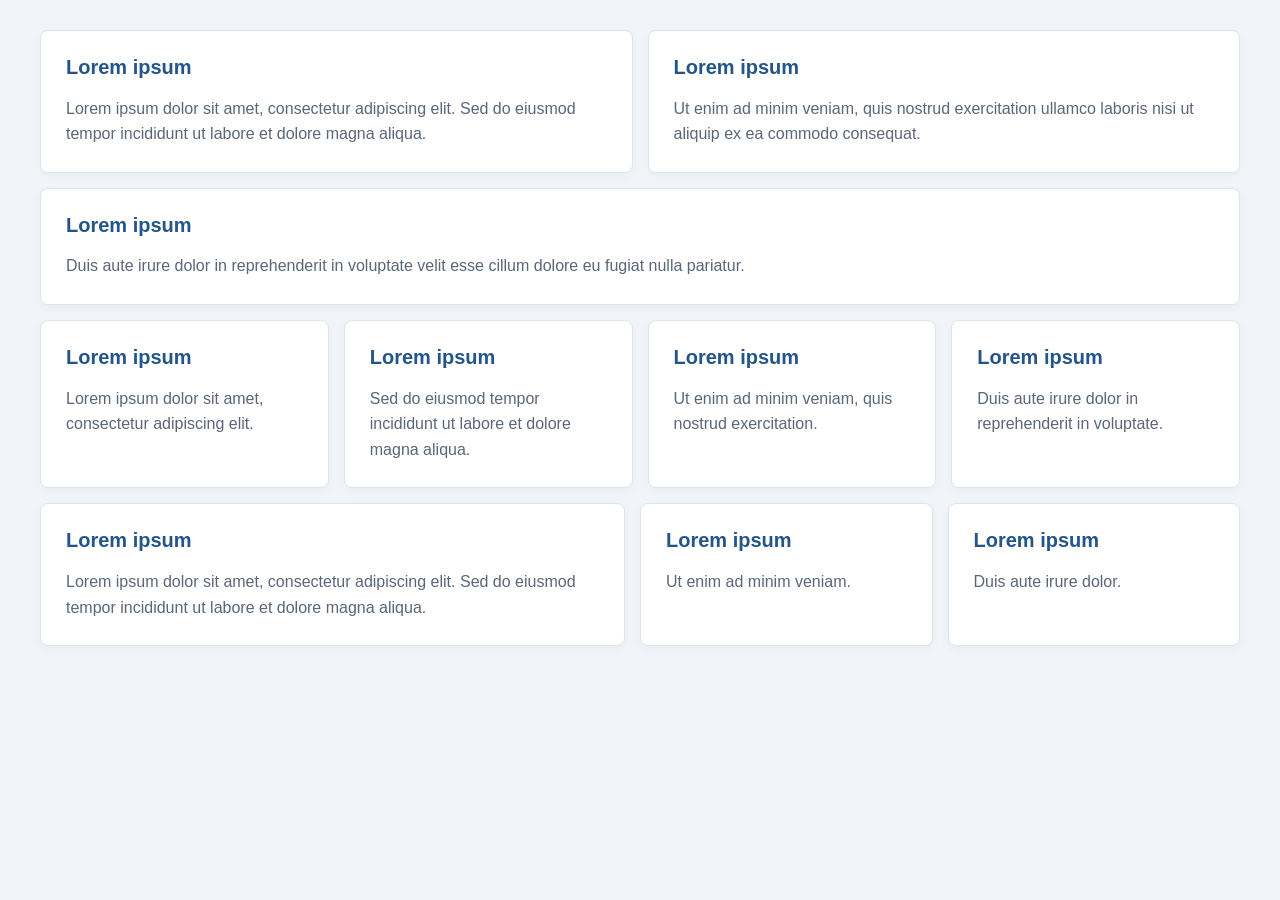
<file: docs/projekt03ai/2/index.html>
<!DOCTYPE html>
<html lang="pl">
<head>
    <meta charset="UTF-8">
    <meta name="viewport" content="width=device-width, initial-scale=1.0">
    <title>Układ kolumn</title>
    <link rel="stylesheet" href="style.css">
</head>
<body>

    <main class="container">
        <div class="row row-one">
            <div class="column">
                <h2>Lorem ipsum</h2>
                <p>Lorem ipsum dolor sit amet, consectetur adipiscing elit. Sed do eiusmod tempor incididunt ut labore et dolore magna aliqua.</p>
            </div>
            <div class="column">
                <h2>Lorem ipsum</h2>
                <p>Ut enim ad minim veniam, quis nostrud exercitation ullamco laboris nisi ut aliquip ex ea commodo consequat.</p>
            </div>
        </div>

        <div class="row row-two">
            <div class="column">
                <h2>Lorem ipsum</h2>
                <p>Duis aute irure dolor in reprehenderit in voluptate velit esse cillum dolore eu fugiat nulla pariatur.</p>
            </div>
        </div>

        <div class="row row-three">
            <div class="column">
                <h2>Lorem ipsum</h2>
                <p>Lorem ipsum dolor sit amet, consectetur adipiscing elit.</p>
            </div>
            <div class="column">
                <h2>Lorem ipsum</h2>
                <p>Sed do eiusmod tempor incididunt ut labore et dolore magna aliqua.</p>
            </div>
            <div class="column">
                <h2>Lorem ipsum</h2>
                <p>Ut enim ad minim veniam, quis nostrud exercitation.</p>
            </div>
            <div class="column">
                <h2>Lorem ipsum</h2>
                <p>Duis aute irure dolor in reprehenderit in voluptate.</p>
            </div>
        </div>

        <div class="row row-four">
            <div class="column">
                <h2>Lorem ipsum</h2>
                <p>Lorem ipsum dolor sit amet, consectetur adipiscing elit. Sed do eiusmod tempor incididunt ut labore et dolore magna aliqua.</p>
            </div>
            <div class="column">
                <h2>Lorem ipsum</h2>
                <p>Ut enim ad minim veniam.</p>
            </div>
            <div class="column">
                <h2>Lorem ipsum</h2>
                <p>Duis aute irure dolor.</p>
            </div>
        </div>
    </main>

</body>
</html>
</file>
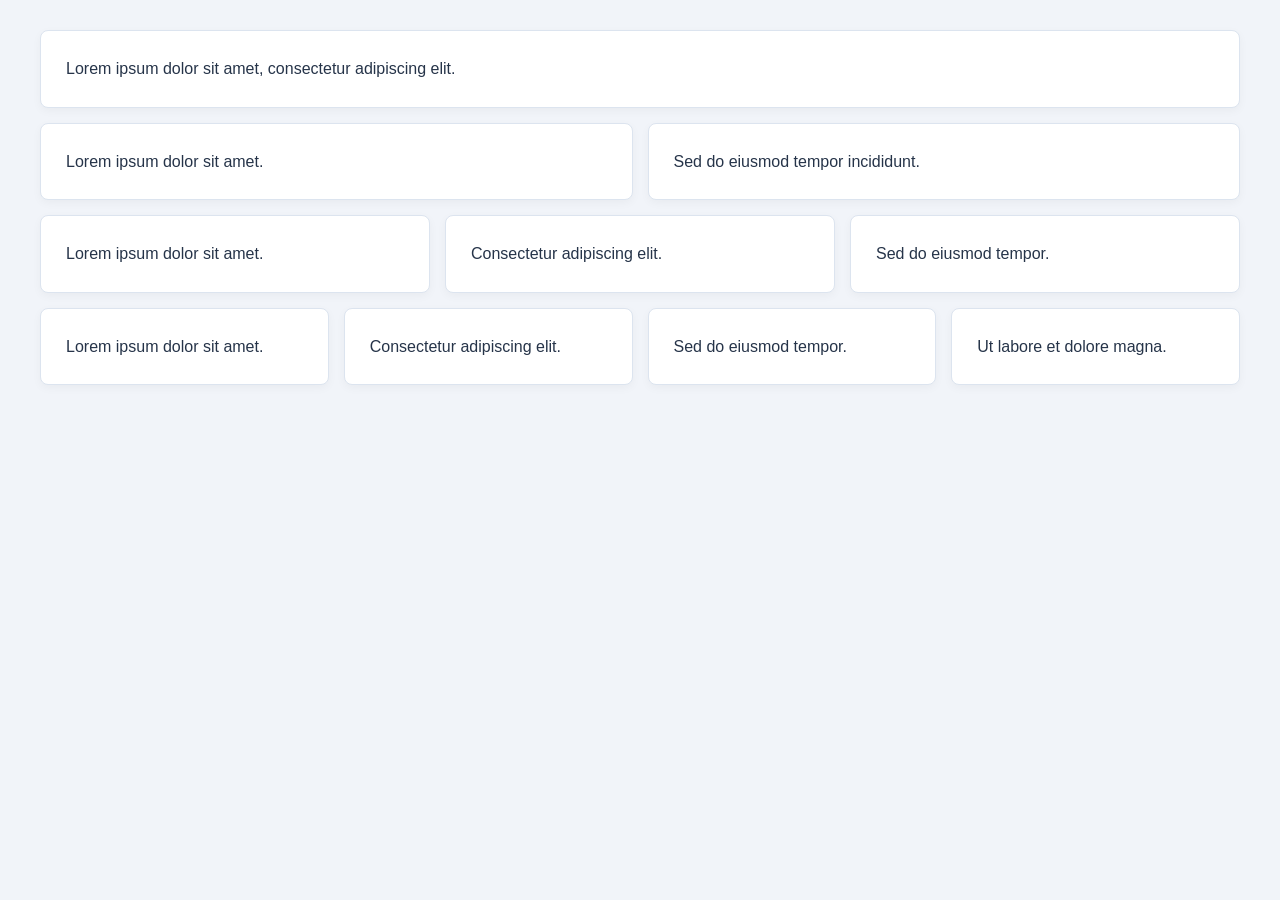
<file: docs/projekt03ai/3/index.html>
<!DOCTYPE html>
<html lang="pl">
<head>
    <meta charset="UTF-8">
    <meta name="viewport" content="width=device-width, initial-scale=1.0">
    <title>Układ kolumn</title>
    <link rel="stylesheet" href="style.css">
</head>
<body>

    <main class="container">

        <div class="row row-one">
            <div class="column">
                Lorem ipsum dolor sit amet, consectetur adipiscing elit.
            </div>
        </div>

        <div class="row row-two">
            <div class="column">
                Lorem ipsum dolor sit amet.
            </div>
            <div class="column">
                Sed do eiusmod tempor incididunt.
            </div>
        </div>

        <div class="row row-three">
            <div class="column">
                Lorem ipsum dolor sit amet.
            </div>
            <div class="column">
                Consectetur adipiscing elit.
            </div>
            <div class="column">
                Sed do eiusmod tempor.
            </div>
        </div>

        <div class="row row-four">
            <div class="column">
                Lorem ipsum dolor sit amet.
            </div>
            <div class="column">
                Consectetur adipiscing elit.
            </div>
            <div class="column">
                Sed do eiusmod tempor.
            </div>
            <div class="column">
                Ut labore et dolore magna.
            </div>
        </div>

    </main>

</body>
</html>
</file>
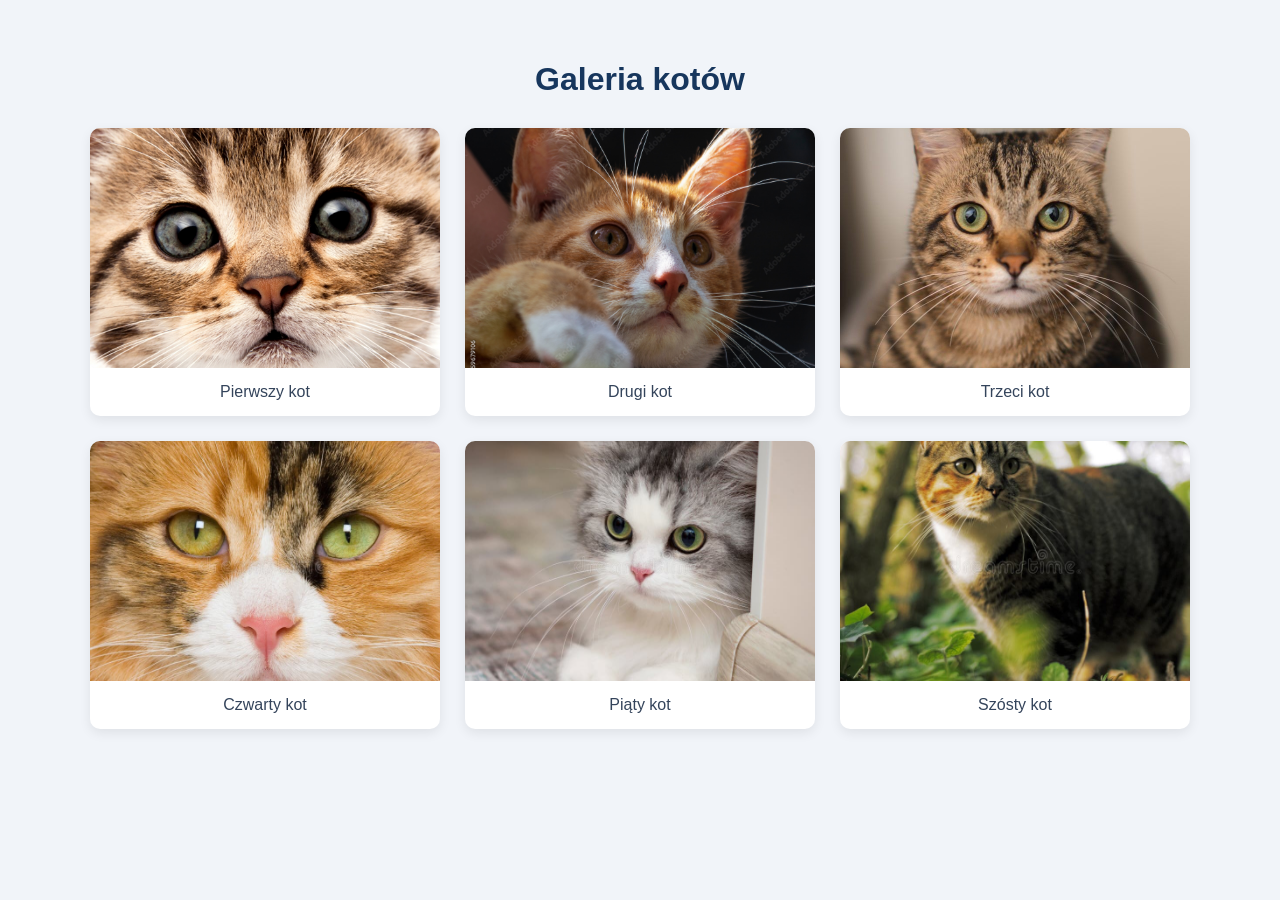
<file: docs/projekt03ai/4/index.html>
<!DOCTYPE html>
<html lang="pl">
<head>
    <meta charset="UTF-8">
    <meta name="viewport" content="width=device-width, initial-scale=1.0">
    <title>Galeria kotów</title>
    <link rel="stylesheet" href="style.css">
</head>
<body>

    <main class="container">
        <h1>Galeria kotów</h1>

        <div class="gallery">
            <figure>
                <img src="../../projekt03/4/assets/cat1.png" alt="Kot 1">
                <figcaption>Pierwszy kot</figcaption>
            </figure>

            <figure>
                <img src="../../projekt03/4/assets/cat2.jpg" alt="Kot 2">
                <figcaption>Drugi kot</figcaption>
            </figure>

            <figure>
                <img src="../../projekt03/4/assets/cat3.jpg" alt="Kot 3">
                <figcaption>Trzeci kot</figcaption>
            </figure>

            <figure>
                <img src="../../projekt03/4/assets/cat4.jpg" alt="Kot 4">
                <figcaption>Czwarty kot</figcaption>
            </figure>

            <figure>
                <img src="../../projekt03/4/assets/cat5.jpg" alt="Kot 5">
                <figcaption>Piąty kot</figcaption>
            </figure>

            <figure>
                <img src="../../projekt03/4/assets/cat6.jpg" alt="Kot 6">
                <figcaption>Szósty kot</figcaption>
            </figure>
        </div>
    </main>

</body>
</html>
</file>
<file: docs/projekt04/style.css>
body {
    font-family: 'Consolas','Courier New', Courier, monospace;
    font-size: large;
}
.container {
    min-width: 250px;
    max-width: 250px;
    margin: auto;

    display: grid;
    grid-template-columns: repeat(4, 1fr);
    gap: 10px;

    border: 2px solid black;
    border-radius: 10px;
    padding:10px;

    color:white;
    background-color: #3A3A3A;

    justify-content: center;
    align-items: center;
    align-content: center;
    
}
.display {
    font-family: inherit;
    font-size: xx-large;
    grid-column: 1 / -1;
    text-align: right;
    background-color: #A49B8A;
    padding: 5px;
    color:black;
    border: 2px solid black;
    min-height: 1em;
}

button {
    font-family: inherit;
    font-size: inherit;
    color:white;
    border: 2px solid black;
    background-color: #3A3A3A;
    padding:5px;
    
    min-height: 45px;
    max-height: 45px;
    min-width: 50px;
    max-width: 50px;
}
button:hover {
    background-color: #444444;
}
button:active {
    background-color: #2e2e2e;
}
button:focus .wrong {
    background-color: red;
}
button#clear {
    background-color: #EB9741;
}
button#clear:hover {
    background-color: #e6a463;
}
button#clear:active {
    background-color: #ec8824;
}

p {
    margin:0;
}
</file>
<file: docs/projekt-03/1/style.css>
body {
    margin: 0;
    background-color: #dadada;
    font-family:Georgia, 'Times New Roman', Times, serif;
}
.page-wrapper {
    background-color: white;
    color:black;
    max-width: 100vh  ;
    margin: auto;
    
    min-height: 100vh;
    box-sizing: border-box;

    padding: 50px;
    padding-top: 10px;
}
table {
    margin: 0 auto;
}
thead {
    text-align: center;
}
td {
    padding: 5px
}
input, select, textarea {
    font-family: inherit;
    padding: 5px;
    padding-left: 10px;
    padding-right: 10px;
    border-color: #dadada;
    border-style: solid;
    border-width: 1px;
}
input:focus, select:focus, textarea:focus {
    outline-style: solid;
    outline-color: skyblue;
}
</file>
<file: docs/projekt-03/2/style.css>
body {
    margin: 2vh;
}
.container .column {
    display: flex;
    flex-direction: column;
    flex-wrap: nowrap;
}
.container .row {
    display: flex;
    flex-direction: row;
    flex-wrap: nowrap ;
    padding: 0;
    padding-bottom: 5px;
}
.container p {
    margin:0px;
    height: auto;
    flex: 1 0;
    padding-right: 20px;
}
</file>
<file: docs/projekt-03/3/style.css>
body {
    margin: 2vh;
}
.container .column {
    display: flex;
    flex-direction: column;
    flex-wrap: nowrap;
}
.container .row {
    display: flex;
    flex-direction: row;
    flex-wrap: nowrap ;
    padding: 0;
}
.container p {
    margin:0px;
    height: auto;
    flex: 1 0;
    padding-left: 10px;
    padding-right: 10px;
}
</file>
<file: docs/projekt03/4/style.css>
body {
    margin: 2vh;
}
.container .column {
    display: flex;
    flex-direction: column;
    flex-wrap: nowrap;
    justify-content: space-around;
}
.container .row {
    display: flex;
    flex-direction: row;
    flex-wrap: nowrap ;
    justify-content: space-around;
    padding: 0;
}
.container p,img {
    margin: 0px;
    height: auto;
    flex: 1 0;
    padding: 10px;
    text-align: center;
}
.container .element {
    margin: 20px;
}
</file>
<file: docs/projekt03ai/1/style.css>
/* Ustawienia całej strony */
* {
    box-sizing: border-box;
}

body {
    margin: 0;
    padding: 40px 20px;
    font-family: Arial, sans-serif;
    background-color: #f1f4f9;
    color: #263449;
}

/* Główny kontener formularza */
.container {
    max-width: 850px;
    margin: 0 auto;
    padding: 35px;
    background-color: white;
    border-radius: 12px;
    box-shadow: 0 4px 20px rgba(0, 0, 0, 0.08);
}

/* Nagłówek strony */
header {
    margin-bottom: 30px;
    padding-bottom: 20px;
    border-bottom: 1px solid #e1e6ee;
}

h1 {
    margin-top: 0;
    margin-bottom: 10px;
    color: #17365d;
    font-size: 28px;
}

header p {
    margin-bottom: 0;
    color: #66758a;
    line-height: 1.5;
}

/* Nagłówki sekcji */
h2 {
    margin-top: 30px;
    margin-bottom: 20px;
    padding-bottom: 10px;
    border-bottom: 2px solid #e8edf5;
    color: #24558a;
    font-size: 19px;
}

/* Układ pól w dwóch kolumnach */
.form-grid {
    display: grid;
    grid-template-columns: 1fr 1fr;
    gap: 20px;
}

/* Pojedyncze pole formularza */
.form-group {
    display: flex;
    flex-direction: column;
    margin-bottom: 20px;
}

.full-width {
    grid-column: 1 / 3;
}

label {
    margin-bottom: 8px;
    font-size: 14px;
    font-weight: bold;
    color: #34445b;
}

/* Pola tekstowe, listy i pole uwag */
input,
select,
textarea {
    width: 100%;
    padding: 12px;
    border: 1px solid #ccd5e2;
    border-radius: 6px;
    background-color: #fff;
    color: #263449;
    font-family: inherit;
    font-size: 14px;
}

textarea {
    resize: vertical;
}

/* Wygląd pola po kliknięciu */
input:focus,
select:focus,
textarea:focus {
    outline: none;
    border-color: #3478c7;
    box-shadow: 0 0 0 3px rgba(52, 120, 199, 0.12);
}

/* Przyciski formularza */
.buttons {
    display: flex;
    justify-content: flex-end;
    gap: 12px;
    margin-top: 25px;
}

button {
    padding: 13px 20px;
    border: none;
    border-radius: 6px;
    font-size: 14px;
    font-weight: bold;
    cursor: pointer;
}

.reset-button {
    background-color: #e9edf3;
    color: #34445b;
}

.submit-button {
    background-color: #245fa6;
    color: white;
}

/* Zmiana koloru po najechaniu myszką */
.reset-button:hover {
    background-color: #d8e0eb;
}

.submit-button:hover {
    background-color: #194a85;
}

/* Stopka */
footer {
    margin-top: 35px;
    padding-top: 15px;
    border-top: 1px solid #e1e6ee;
    color: #8490a0;
    font-size: 12px;
    text-align: center;
}

/* Dostosowanie do telefonów */
@media (max-width: 600px) {
    body {
        padding: 15px 10px;
    }

    .container {
        padding: 22px 18px;
    }

    h1 {
        font-size: 23px;
    }

    .form-grid {
        grid-template-columns: 1fr;
        gap: 0;
    }

    .full-width {
        grid-column: auto;
    }

    .buttons {
        flex-direction: column-reverse;
    }

    button {
        width: 100%;
    }
}
</file>
<file: docs/projekt03ai/2/style.css>
* {
    box-sizing: border-box;
}

body {
    margin: 0;
    padding: 30px;
    font-family: Arial, sans-serif;
    background-color: #f1f4f9;
    color: #263449;
}

.container {
    max-width: 1200px;
    margin: 0 auto;
}

.row {
    display: grid;
    gap: 15px;
    margin-bottom: 15px;
}

.row-one {
    grid-template-columns: 1fr 1fr;
}

.row-two {
    grid-template-columns: 1fr;
}

.row-three {
    grid-template-columns: repeat(4, 1fr);
}

.row-four {
    grid-template-columns: 2fr 1fr 1fr;
}

.column {
    padding: 25px;
    background-color: white;
    border: 1px solid #dce4ef;
    border-radius: 8px;
    box-shadow: 0 3px 10px rgba(0, 0, 0, 0.04);
}

h2 {
    margin-top: 0;
    color: #24558a;
    font-size: 20px;
}

p {
    margin-bottom: 0;
    line-height: 1.6;
    color: #596779;
}

@media (max-width: 700px) {
    .row-three {
        grid-template-columns: 1fr 1fr;
    }

    .row-four {
        grid-template-columns: 1fr;
    }
}

@media (max-width: 450px) {
    body {
        padding: 15px;
    }

    .row-one,
    .row-three {
        grid-template-columns: 1fr;
    }
}
</file>
<file: docs/projekt03ai/3/style.css>
* {
    box-sizing: border-box;
}

body {
    margin: 0;
    padding: 30px;
    font-family: Arial, sans-serif;
    background-color: #f1f4f9;
    color: #263449;
}

.container {
    max-width: 1200px;
    margin: 0 auto;
}

.row {
    display: grid;
    gap: 15px;
    margin-bottom: 15px;
}

.row-one {
    grid-template-columns: 1fr;
}

.row-two {
    grid-template-columns: repeat(2, 1fr);
}

.row-three {
    grid-template-columns: repeat(3, 1fr);
}

.row-four {
    grid-template-columns: repeat(4, 1fr);
}

.column {
    padding: 25px;
    background-color: white;
    border: 1px solid #dce4ef;
    border-radius: 8px;
    box-shadow: 0 3px 10px rgba(0, 0, 0, 0.04);
    line-height: 1.6;
}

@media (max-width: 700px) {
    .row-four {
        grid-template-columns: repeat(2, 1fr);
    }
}

@media (max-width: 450px) {
    body {
        padding: 15px;
    }

    .row-two,
    .row-three,
    .row-four {
        grid-template-columns: 1fr;
    }
}
</file>
<file: docs/projekt03ai/4/style.css>
* {
    box-sizing: border-box;
}

body {
    margin: 0;
    padding: 40px 20px;
    font-family: Arial, sans-serif;
    background-color: #f1f4f9;
    color: #263449;
}

.container {
    max-width: 1100px;
    margin: 0 auto;
}

h1 {
    margin-bottom: 30px;
    color: #17365d;
    font-size: 32px;
    text-align: center;
}

.gallery {
    display: grid;
    grid-template-columns: repeat(3, 1fr);
    gap: 25px;
}

figure {
    margin: 0;
    overflow: hidden;
    background-color: white;
    border-radius: 10px;
    box-shadow: 0 4px 12px rgba(0, 0, 0, 0.08);
    transition: transform 0.3s;
}

figure:hover {
    transform: translateY(-4px);
}

img {
    display: block;
    width: 100%;
    height: 240px;
    object-fit: cover;
}

figcaption {
    padding: 15px;
    color: #34445b;
    font-size: 16px;
    text-align: center;
}

@media (max-width: 700px) {
    .gallery {
        grid-template-columns: repeat(2, 1fr);
    }
}

@media (max-width: 450px) {
    body {
        padding: 20px 12px;
    }

    .gallery {
        grid-template-columns: 1fr;
    }

    h1 {
        font-size: 26px;
    }
}
</file>
